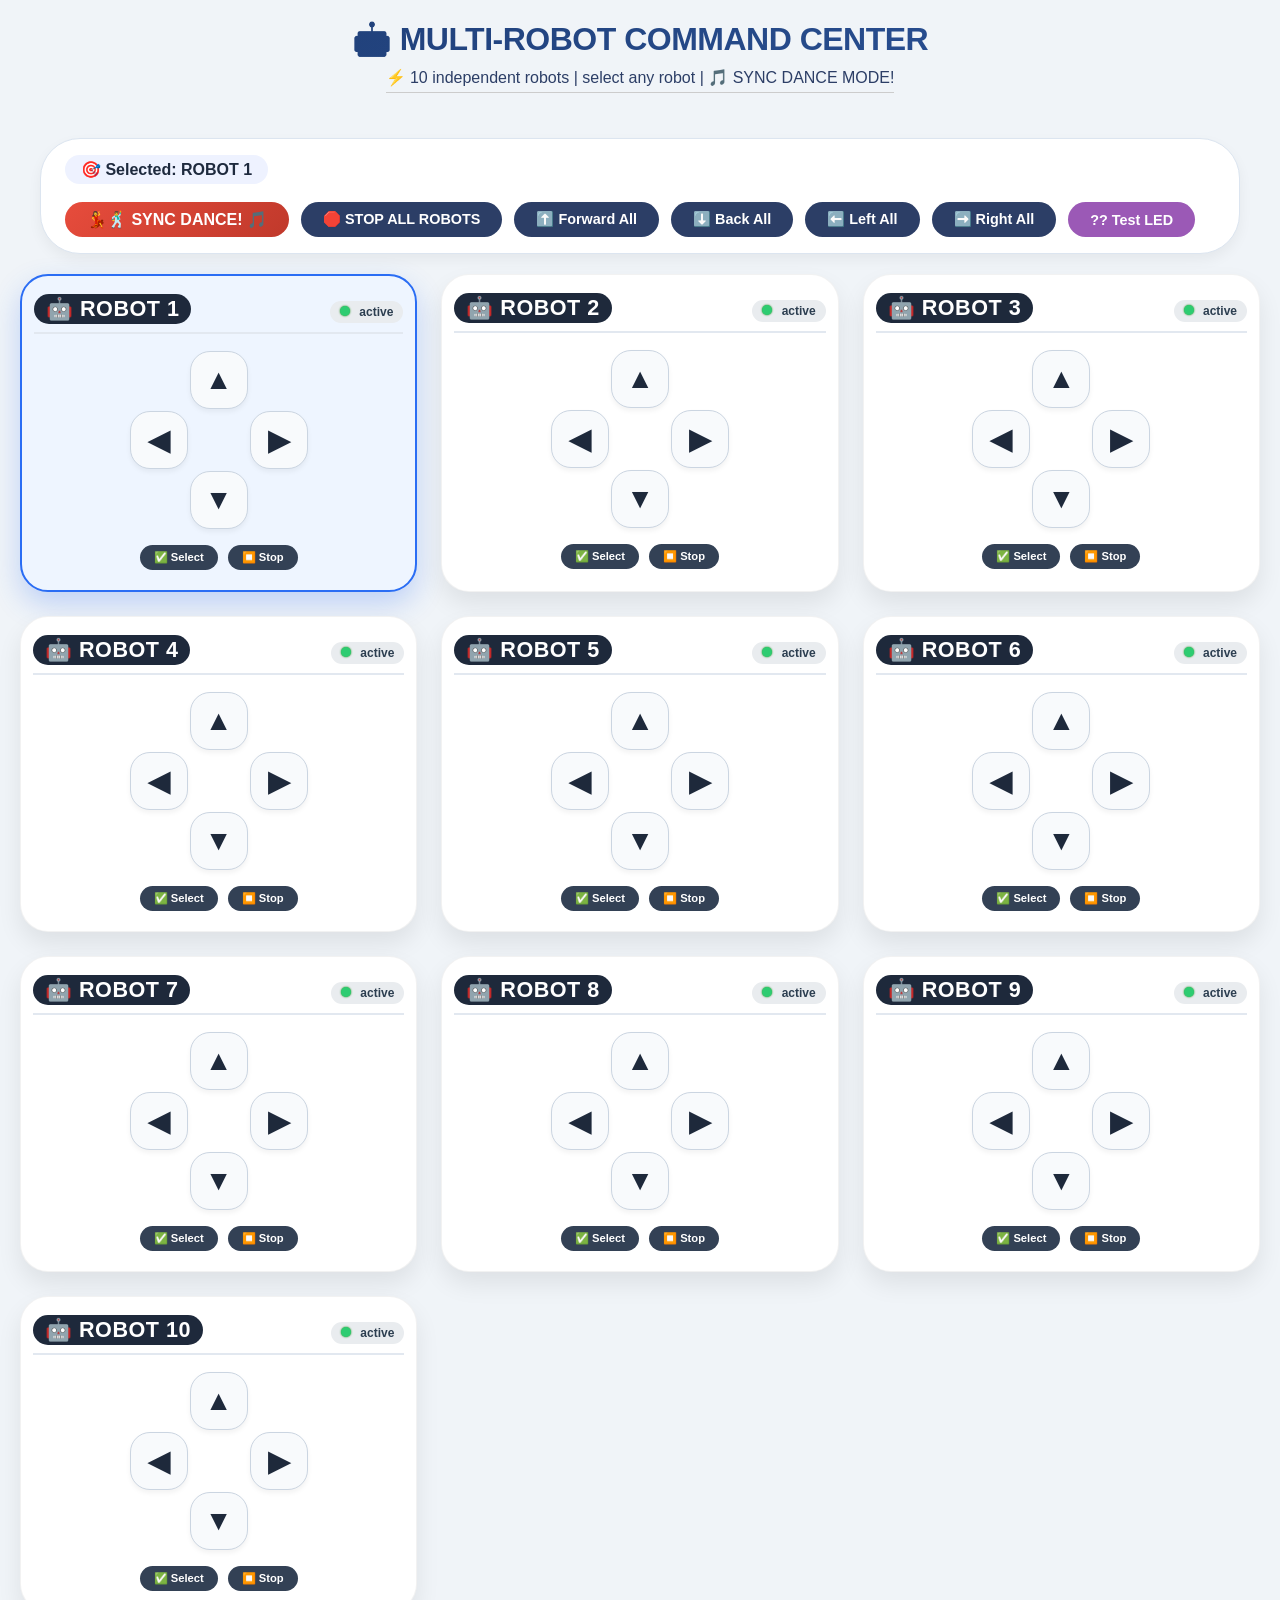
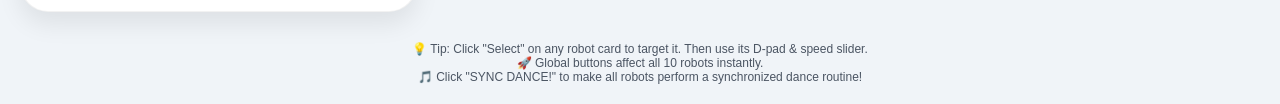
<file: templates/index.html>
<!DOCTYPE html>
<html lang="en">
<head>
    <meta charset="UTF-8">
    <meta name="viewport" content="width=device-width, initial-scale=1.0, user-scalable=no">
    <title>Multi-Robot Control Center | 10 Robots with Sync Dance!</title>
    <style>
        * {
            box-sizing: border-box;
            user-select: none;
        }

        body {
            font-family: 'Segoe UI', Tahoma, Geneva, Verdana, sans-serif;
            background: #f0f4f8;
            margin: 0;
            padding: 20px;
            color: #1e2a3e;
        }

        h1 {
            text-align: center;
            margin-top: 0;
            margin-bottom: 10px;
            font-size: 2rem;
            letter-spacing: -0.5px;
            background: linear-gradient(135deg, #1e3c72, #2a5298);
            -webkit-background-clip: text;
            background-clip: text;
            color: transparent;
        }

        .sub {
            text-align: center;
            color: #2c3e66;
            margin-bottom: 25px;
            font-weight: 500;
            border-bottom: 1px solid #ccc;
            display: inline-block;
            width: auto;
            margin-left: auto;
            margin-right: auto;
            padding-bottom: 5px;
        }

        /* robot grid */
        .robot-grid {
            display: grid;
            grid-template-columns: repeat(auto-fit, minmax(320px, 1fr));
            gap: 24px;
            max-width: 1400px;
            margin: 0 auto 30px auto;
        }

        /* robot card */
        .robot-card {
            background: white;
            border-radius: 28px;
            box-shadow: 0 12px 24px rgba(0, 0, 0, 0.08);
            padding: 18px 12px 20px 12px;
            transition: all 0.2s ease;
            border: 1px solid rgba(0, 0, 0, 0.05);
            position: relative;
        }

        .robot-card.selected {
            background: #eef5ff;
            border: 2px solid #2a6df4;
            box-shadow: 0 12px 28px rgba(42, 109, 244, 0.25);
        }

        /* Dancing animation */
        .robot-card.dancing {
            animation: danceShake 0.3s ease-in-out infinite;
            background: linear-gradient(135deg, #ffe6f0, #fff0e6);
        }

        @keyframes danceShake {
            0%, 100% { transform: translateX(0) rotate(0deg); }
            25% { transform: translateX(-3px) rotate(-1deg); }
            75% { transform: translateX(3px) rotate(1deg); }
        }

        .robot-header {
            display: flex;
            justify-content: space-between;
            align-items: baseline;
            border-bottom: 2px solid #e2e8f0;
            padding-bottom: 8px;
            margin-bottom: 16px;
            flex-wrap: wrap;
        }

        .robot-name {
            font-weight: 800;
            font-size: 1.35rem;
            background: #1e293b;
            display: inline-block;
            padding: 2px 12px;
            border-radius: 40px;
            color: white;
            letter-spacing: 0.5px;
        }

        .robot-status {
            font-size: 0.75rem;
            background: #e9ecef;
            padding: 4px 10px;
            border-radius: 30px;
            font-weight: 600;
            color: #2c3e50;
        }

        .status-led {
            display: inline-block;
            width: 10px;
            height: 10px;
            border-radius: 10px;
            background-color: #2ecc71;
            margin-right: 6px;
            box-shadow: 0 0 2px green;
        }

        .speed-preview {
            font-size: 0.8rem;
            text-align: center;
            background: #f1f5f9;
            margin: 10px 0;
            padding: 6px;
            border-radius: 60px;
            font-weight: 600;
        }

        /* d-pad style */
        .dpad {
            display: flex;
            justify-content: center;
            margin: 12px 0;
        }

        .dpad table {
            margin: 0 auto;
            border-collapse: collapse;
        }

        .dpad button {
            width: 58px;
            height: 58px;
            font-size: 28px;
            font-weight: bold;
            background: #f8fafc;
            border: 1.5px solid #cbd5e1;
            border-radius: 20px;
            cursor: pointer;
            transition: 0.1s linear;
            box-shadow: 0 3px 5px rgba(0,0,0,0.05);
            color: #1e293b;
        }

        .dpad button:active {
            transform: scale(0.94);
            background: #e2e8f0;
        }

        .dpad button:hover {
            background: #eef2ff;
            border-color: #3b82f6;
        }

        /* speed slider row */
        .speed-control {
            margin-top: 18px;
            padding-top: 8px;
            border-top: 1px solid #e2edf2;
        }

        .speed-control input {
            width: 100%;
            margin: 8px 0;
        }

        .speed-value {
            font-weight: 700;
            background: #0f172a;
            display: inline-block;
            padding: 2px 12px;
            border-radius: 24px;
            color: white;
            font-size: 0.8rem;
        }

        .action-buttons {
            display: flex;
            gap: 10px;
            margin-top: 15px;
            justify-content: center;
        }

        .action-buttons button {
            background: #334155;
            border: none;
            padding: 6px 14px;
            border-radius: 40px;
            color: white;
            font-weight: 600;
            cursor: pointer;
            font-size: 0.7rem;
            transition: 0.1s;
        }

        .action-buttons button:active {
            transform: scale(0.95);
        }

        .select-btn {
            background: #2563eb;
        }

        .stop-btn {
            background: #dc2626;
        }

        .global-panel {
            background: white;
            border-radius: 40px;
            max-width: 1200px;
            margin: 20px auto;
            padding: 16px 24px;
            display: flex;
            flex-wrap: wrap;
            justify-content: space-between;
            align-items: center;
            gap: 18px;
            box-shadow: 0 6px 14px rgba(0, 0, 0, 0.05);
            border: 1px solid #dce5f0;
        }

        .global-commands {
            display: flex;
            gap: 12px;
            flex-wrap: wrap;
        }

        .global-commands button {
            background: #2c3e66;
            border: none;
            padding: 8px 22px;
            border-radius: 60px;
            font-weight: bold;
            color: white;
            cursor: pointer;
            font-size: 0.9rem;
            transition: 0.1s;
        }

        .global-commands button:active {
            transform: scale(0.96);
        }

        /* Special dance button style */
        .dance-btn {
            background: linear-gradient(135deg, #e74c3c, #c0392b) !important;
            font-size: 1rem !important;
            animation: pulse 1.5s infinite;
        }

        @keyframes pulse {
            0%, 100% { transform: scale(1); box-shadow: 0 0 0 0 rgba(231, 76, 60, 0.7); }
            50% { transform: scale(1.05); box-shadow: 0 0 0 10px rgba(231, 76, 60, 0); }
        }

        .selected-info {
            background: #eef2ff;
            padding: 5px 16px;
            border-radius: 40px;
            font-weight: 600;
        }

        footer {
            text-align: center;
            font-size: 0.75rem;
            margin-top: 30px;
            color: #4b5563;
        }

        /* Command feedback popup */
        .command-feedback {
            position: absolute;
            background: rgba(0,0,0,0.85);
            color: white;
            padding: 4px 10px;
            border-radius: 20px;
            font-size: 11px;
            font-weight: bold;
            z-index: 100;
            white-space: nowrap;
            pointer-events: none;
        }

        @media (max-width: 700px) {
            .robot-grid {
                grid-template-columns: 1fr;
            }
            .dpad button {
                width: 48px;
                height: 48px;
                font-size: 24px;
            }
        }
    </style>
</head>
<body>

<h1>🤖 MULTI-ROBOT COMMAND CENTER</h1>
<div style="text-align: center;">
    <div class="sub">⚡ 10 independent robots | select any robot | 🎵 SYNC DANCE MODE!</div>
</div>

<!-- GLOBAL ACTION BAR with DANCE BUTTON added -->
<div class="global-panel">
    <div class="selected-info">
        🎯 Selected: <span id="selectedRobotId">None</span>
    </div>
    <div class="global-commands">
        <button id="danceButton" class="dance-btn">💃🕺 SYNC DANCE! 🎵</button>
        <button id="globalStopAll">🛑 STOP ALL ROBOTS</button>
        <button id="globalForwardAll">⬆️ Forward All</button>
        <button id="globalBackAll">⬇️ Back All</button>
        <button id="globalLeftAll">⬅️ Left All</button>
        <button id="globalRightAll">➡️ Right All</button>
        <button id="ledTest" style="background:#9b59b6;">?? Test LED</button>
    </div>
</div>

<!-- ROBOTS GRID: 10 cards -->
<div class="robot-grid" id="robotsGrid"></div>

<footer>
    💡 Tip: Click "Select" on any robot card to target it. Then use its D-pad & speed slider.<br>
    🚀 Global buttons affect all 10 robots instantly.<br>
    🎵 Click "SYNC DANCE!" to make all robots perform a synchronized dance routine!
</footer>

<script src="https://ajax.googleapis.com/ajax/libs/jquery/3.6.0/jquery.min.js"></script>
<script src="/static/js/logic.js"></script>
</body>
</html>
</file>
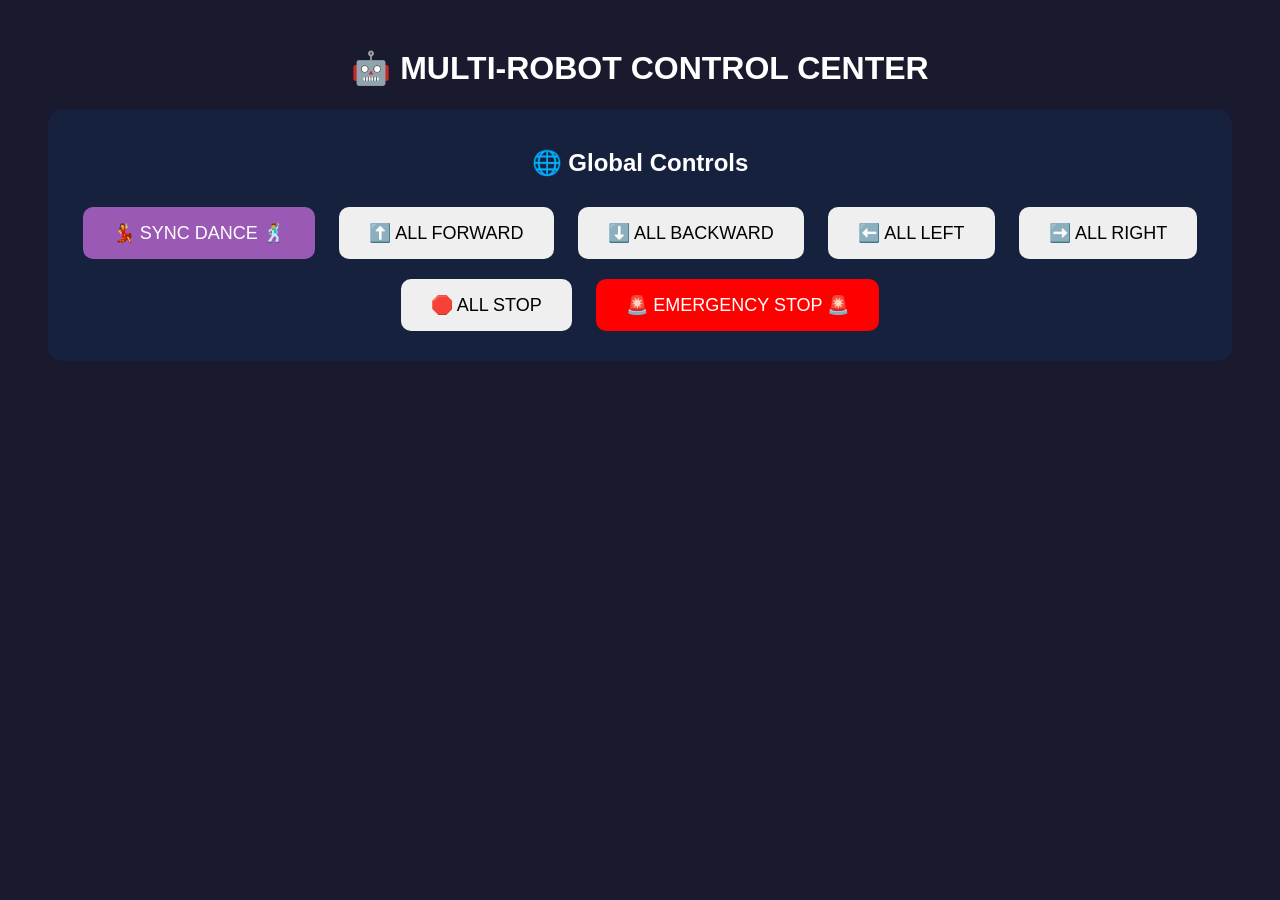
<file: templates/index_multi.html>
<!DOCTYPE html>
<html>
<head>
    <title>Multi-Robot Control - All Robots</title>
    <style>
        body {
            font-family: Arial, sans-serif;
            background: #1a1a2e;
            color: white;
            text-align: center;
            padding: 20px;
        }
        .robot-grid {
            display: grid;
            grid-template-columns: repeat(auto-fit, minmax(300px, 1fr));
            gap: 20px;
            margin: 20px;
        }
        .robot-card {
            background: #16213e;
            border-radius: 15px;
            padding: 20px;
            border: 2px solid #0f3460;
        }
        .robot-card.online {
            border-color: #00ff00;
        }
        .robot-card.offline {
            border-color: #ff0000;
        }
        .dpad {
            display: flex;
            flex-direction: column;
            align-items: center;
            margin: 20px 0;
        }
        .dpad-row {
            display: flex;
            justify-content: center;
        }
        .dpad-btn {
            width: 60px;
            height: 60px;
            margin: 5px;
            font-size: 24px;
            border: none;
            border-radius: 10px;
            cursor: pointer;
            background: #0f3460;
            color: white;
        }
        .dpad-btn:active {
            background: #e94560;
        }
        .stop-btn {
            background: #e94560;
            padding: 10px 20px;
            font-size: 18px;
            border: none;
            border-radius: 10px;
            cursor: pointer;
            color: white;
        }
        .global-controls {
            margin: 20px;
            padding: 20px;
            background: #16213e;
            border-radius: 15px;
        }
        .global-btn {
            padding: 15px 30px;
            margin: 10px;
            font-size: 18px;
            border: none;
            border-radius: 10px;
            cursor: pointer;
        }
        .dance-btn {
            background: #9b59b6;
            color: white;
        }
        .emergency-btn {
            background: #ff0000;
            color: white;
        }
        .status-led {
            display: inline-block;
            width: 10px;
            height: 10px;
            border-radius: 50%;
            margin-right: 5px;
        }
        .online-led { background: #00ff00; box-shadow: 0 0 5px #00ff00; }
        .offline-led { background: #ff0000; box-shadow: 0 0 5px #ff0000; }
    </style>
</head>
<body>
    <h1>🤖 MULTI-ROBOT CONTROL CENTER</h1>
    
    <div class="global-controls">
        <h2>🌐 Global Controls</h2>
        <button class="global-btn dance-btn" onclick="dance()">💃 SYNC DANCE 🕺</button>
        <button class="global-btn" onclick="controlAll('forward')">⬆️ ALL FORWARD</button>
        <button class="global-btn" onclick="controlAll('backward')">⬇️ ALL BACKWARD</button>
        <button class="global-btn" onclick="controlAll('left')">⬅️ ALL LEFT</button>
        <button class="global-btn" onclick="controlAll('right')">➡️ ALL RIGHT</button>
        <button class="global-btn" onclick="controlAll('stop')">🛑 ALL STOP</button>
        <button class="global-btn emergency-btn" onclick="emergencyStop()">🚨 EMERGENCY STOP 🚨</button>
    </div>
    
    <div id="robotGrid" class="robot-grid"></div>
    
    <script>
        const API_BASE = 'http://10.243.53.235:5005';
        
        function controlRobot(robotId, direction) {
            fetch(`${API_BASE}/move/${robotId}/${direction}`)
                .then(response => response.json())
                .then(data => console.log(`Robot ${robotId}: ${direction}`, data));
        }
        
        function controlAll(direction) {
            fetch(`${API_BASE}/move/all/${direction}`)
                .then(response => response.json())
                .then(data => console.log('All robots:', direction, data));
        }
        
        function dance() {
            fetch(`${API_BASE}/dance`)
                .then(response => response.json())
                .then(data => console.log('Dance started', data));
        }
        
        function emergencyStop() {
            fetch(`${API_BASE}/emergency/stop`)
                .then(response => response.json())
                .then(data => console.log('Emergency stop', data));
        }
        
        function loadRobotStatus() {
            fetch(`${API_BASE}/status`)
                .then(response => response.json())
                .then(data => {
                    const grid = document.getElementById('robotGrid');
                    grid.innerHTML = '';
                    for (const [id, robot] of Object.entries(data.robots)) {
                        const card = document.createElement('div');
                        card.className = `robot-card ${robot.online ? 'online' : 'offline'}`;
                        card.innerHTML = `
                            <h3>🤖 ${robot.name}</h3>
                            <p>IP: ${robot.ip}</p>
                            <p><span class="status-led ${robot.online ? 'online-led' : 'offline-led'}"></span> ${robot.online ? 'ONLINE' : 'OFFLINE'}</p>
                            <div class="dpad">
                                <div class="dpad-row">
                                    <button class="dpad-btn" onclick="controlRobot(${id}, 'forward')">▲</button>
                                </div>
                                <div class="dpad-row">
                                    <button class="dpad-btn" onclick="controlRobot(${id}, 'left')">◀</button>
                                    <button class="dpad-btn" onclick="controlRobot(${id}, 'stop')">●</button>
                                    <button class="dpad-btn" onclick="controlRobot(${id}, 'right')">▶</button>
                                </div>
                                <div class="dpad-row">
                                    <button class="dpad-btn" onclick="controlRobot(${id}, 'backward')">▼</button>
                                </div>
                            </div>
                            <button class="stop-btn" onclick="controlRobot(${id}, 'stop')">⏹️ STOP</button>
                        `;
                        grid.appendChild(card);
                    }
                });
        }
        
        setInterval(loadRobotStatus, 5000);
        loadRobotStatus();
    </script>
</body>
</html>
</file>
